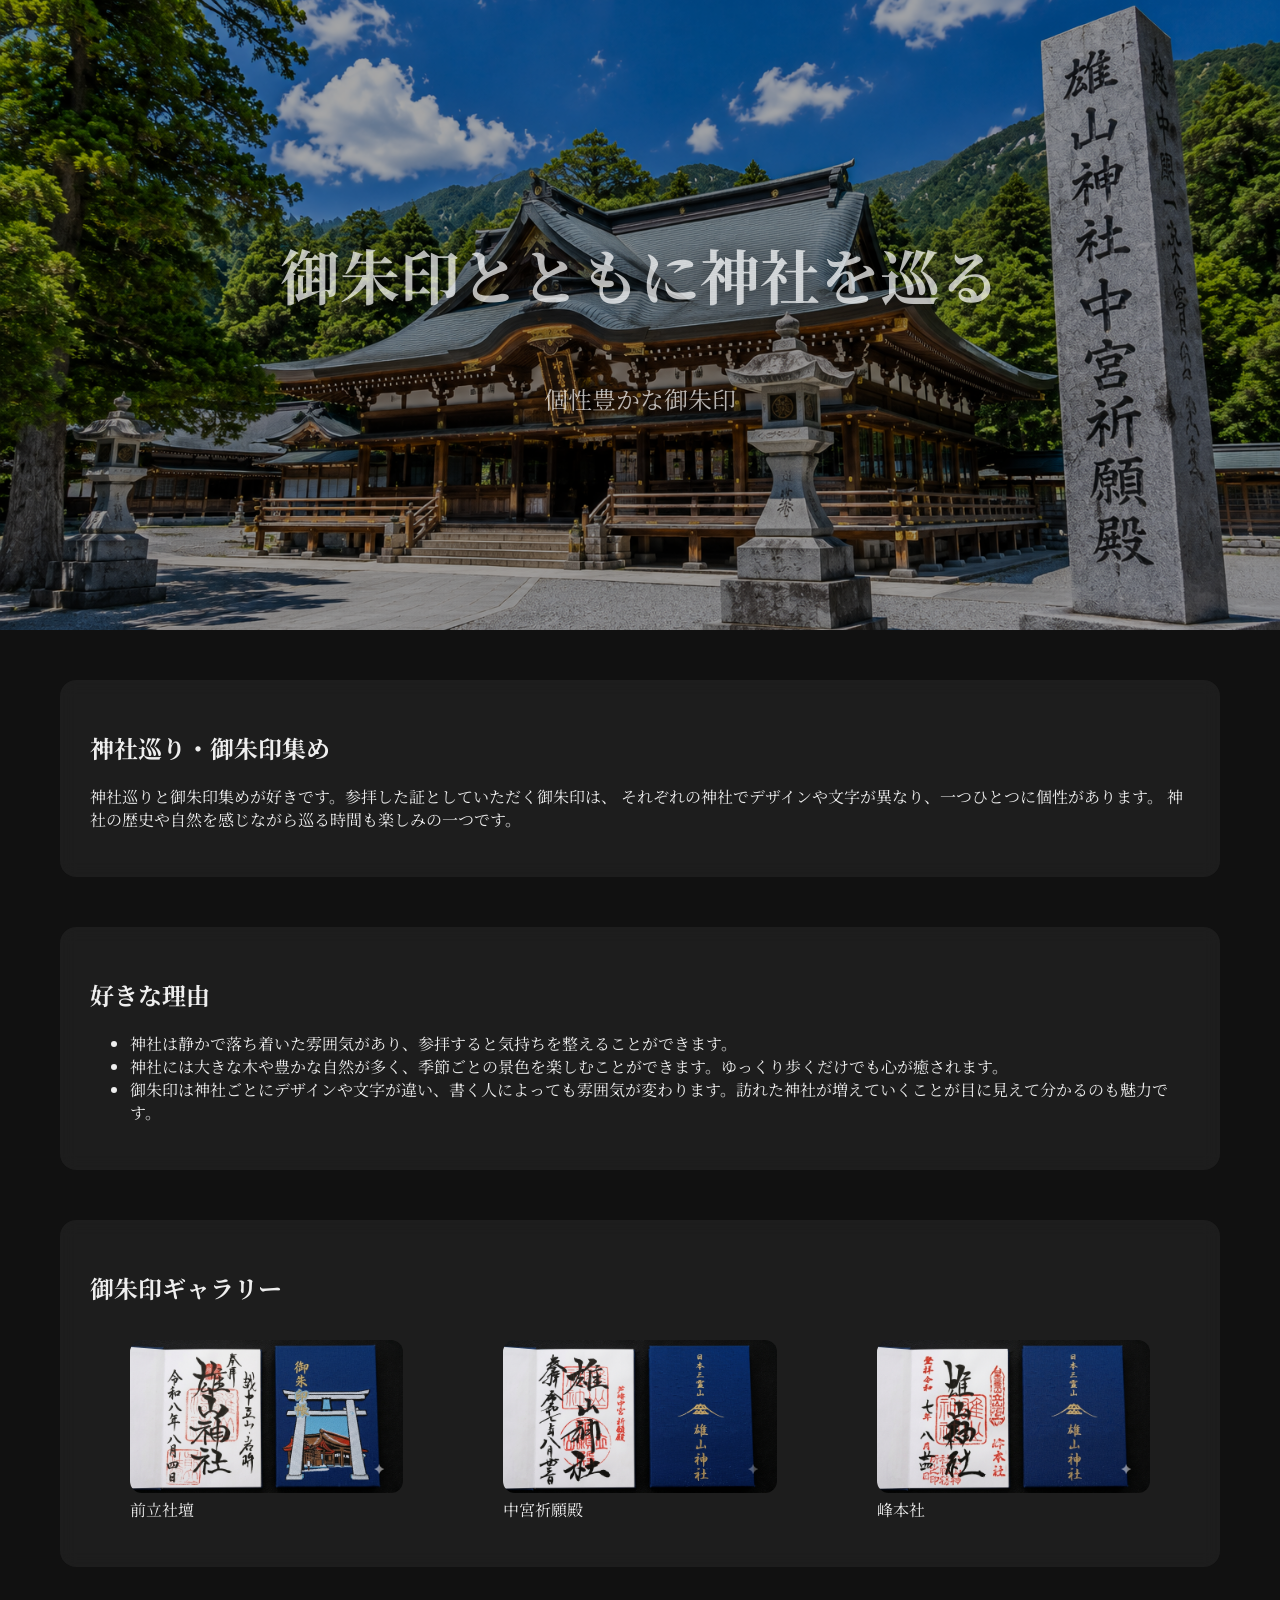
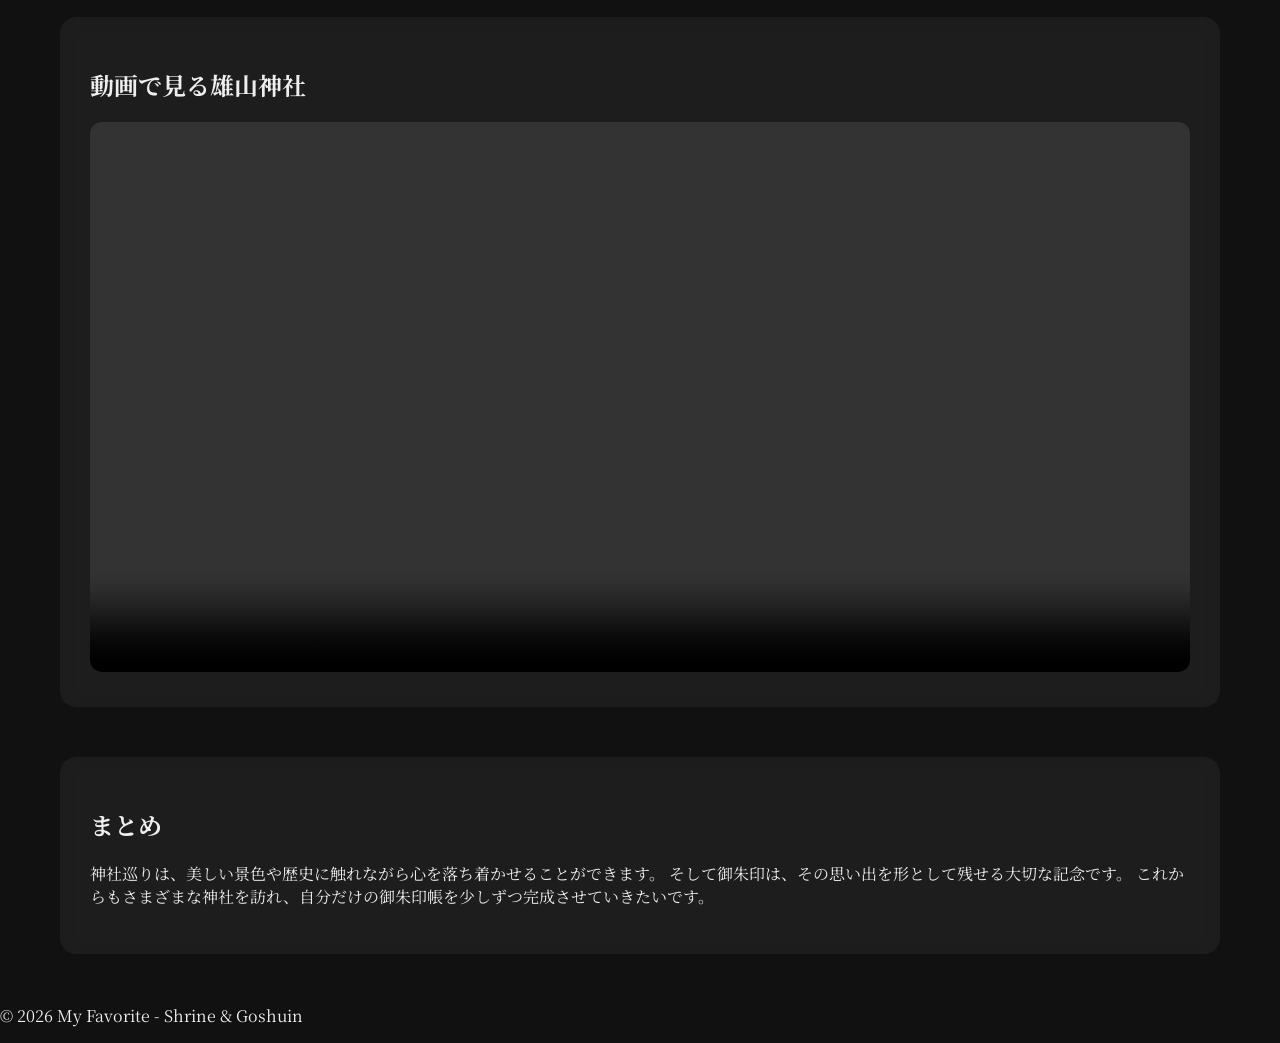
<file: index.html>
<!DOCTYPE html>
<html lang="ja">

<head>
    <meta charset="UTF-8">
    <title>御朱印とともに神社を巡る</title>
    <link rel="stylesheet" href="css/style.css">
</head>

<body>

    <!-- =========================
       メインビジュアル
  ========================== -->
    <header class="hero">

        <div class="slider">
            <img src="image/main1.png" alt="雄山神社 前立社壇" class="slide active" />
            <img src="image/main2.png" alt="雄山神社 中宮祈願殿" class="slide" />
            <img src="image/main3.png" alt="雄山神社 峰本社" class="slide" />
        </div>
        <div class="overlay">
            <h1>御朱印とともに神社を巡る</h1>
            <p class="catch">個性豊かな御朱印</p>
        </div>

    </header>

    <main>

        <!-- =========================
         紹介
    ========================== -->
        <section class="card fadein">
            <h2>神社巡り・御朱印集め</h2>

            <p>
                神社巡りと御朱印集めが好きです。参拝した証としていただく御朱印は、
                それぞれの神社でデザインや文字が異なり、一つひとつに個性があります。
                神社の歴史や自然を感じながら巡る時間も楽しみの一つです。
            </p>
        </section>

        <!-- =========================
         好きな理由
    ========================== -->
        <section class="card fadein">
            <h2>好きな理由</h2>

            <ul class="reason-list">
                <li>神社は静かで落ち着いた雰囲気があり、参拝すると気持ちを整えることができます。</li>
                <li>神社には大きな木や豊かな自然が多く、季節ごとの景色を楽しむことができます。ゆっくり歩くだけでも心が癒されます。</li>
                <li>御朱印は神社ごとにデザインや文字が違い、書く人によっても雰囲気が変わります。訪れた神社が増えていくことが目に見えて分かるのも魅力です。
                </li>
            </ul>
        </section>

        <!-- =========================
         ギャラリー
    ========================== -->
        <section class="card fadein">
            <h2>御朱印ギャラリー</h2>

            <div class="gallery">
                <figure>
                    <img src="image/sub1.png" alt="前立社壇の御朱印と御朱印帳" />
                    <figcaption>前立社壇</figcaption>
                </figure>

                <figure>
                    <img src="image/sub2.png" alt="中宮祈願殿の御朱印と御朱印帳" />
                    <figcaption>中宮祈願殿</figcaption>
                </figure>

                <figure>
                    <img src="image/sub3.png" alt="峰本社の御朱印と御朱印帳" />
                    <figcaption>峰本社</figcaption>
                </figure>
            </div>
        </section>

        <!-- =========================
         動画
    ========================== -->
        <section class="card fadein">
            <h2>動画で見る雄山神社</h2>

            <video controls preload="metadata" class="movie">
                <source src="video/sanpai.mp4" type="video/mp4" />
                お使いのブラウザは動画タグに対応していません。
            </video>
        </section>

        <!-- =========================
         まとめ
    ========================== -->
        <section class="card fadein">
            <h2>まとめ</h2>

            <p>
                神社巡りは、美しい景色や歴史に触れながら心を落ち着かせることができます。
                そして御朱印は、その思い出を形として残せる大切な記念です。
                これからもさまざまな神社を訪れ、自分だけの御朱印帳を少しずつ完成させていきたいです。
            </p>
        </section>

    </main>

    <footer>
        <p>&copy; 2026 My Favorite - Shrine & Goshuin</p>
    </footer>

    <script src="js/script.js"></script>
</body>

</html>
</file>
<file: css/style.css>
@import url('https://fonts.googleapis.com/css2?family=Noto+Serif+JP:wght@200..900&display=swap');

body{
    margin:0;
    background:#111;
    color:#eee;
    font-family: "Noto Serif JP", serif;
} 
.hero{
    height:70vh;
    position:relative;
    overflow:hidden;
}
.overlay{
    position:absolute;
    inset:0;
    display:flex;
    flex-direction:column;
    justify-content:center;
    align-items:center;
    background:rgba(0,0,0,.35);
    z-index: 10;
}
.overlay h1{
    font-size:60px;
    color:white;
    text-shadow:0 0 30px black;
    opacity: 0.7;
}
.overlay p{
    font-size:24px;
    color:white;
    opacity: 0.7;
}
.slide{
    position:absolute;
    width:100%;
    height:100%;
    object-fit:cover;
    object-position: center;
    opacity:0;
    transition: opacity 1s;
}
.slider{
    position: absolute;
    inset: 0;
    z-index: 1;
}
.slide.active{
    opacity:1;
}
h1{
    font-size:3rem
}
section{
    max-width:1100px;
    margin:50px auto;
    padding:30px;
    background:rgba(255,255,255,.05);
    backdrop-filter:blur(8px);
    border-radius:16px;
}
.gallery{
    display:grid;
    grid-template-columns:repeat(3,1fr);
    gap:20px;
}
.gallery img,video{
    width:100%;
    border-radius:12px;
}
.gallery img{
    transition:.3s;
}
.gallery img:hover{
    transform:scale(1.05);
}
</file>
